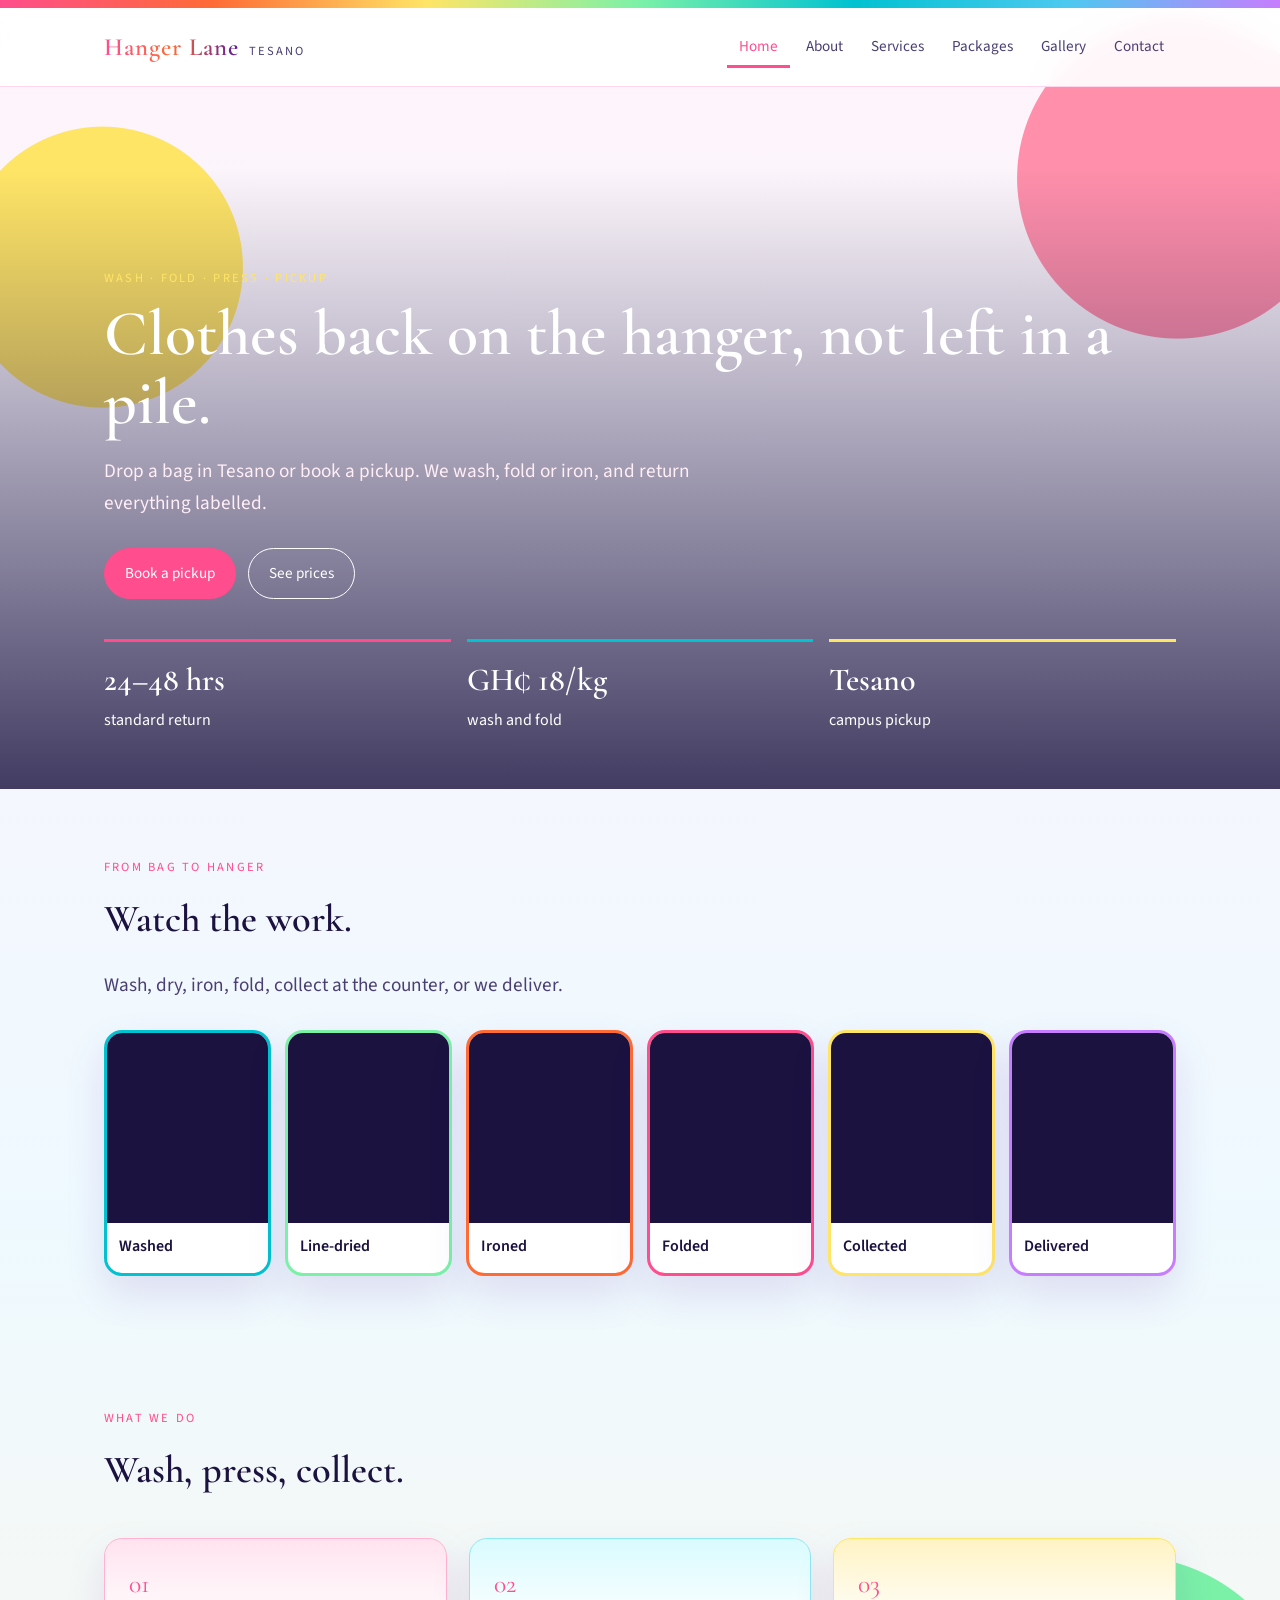
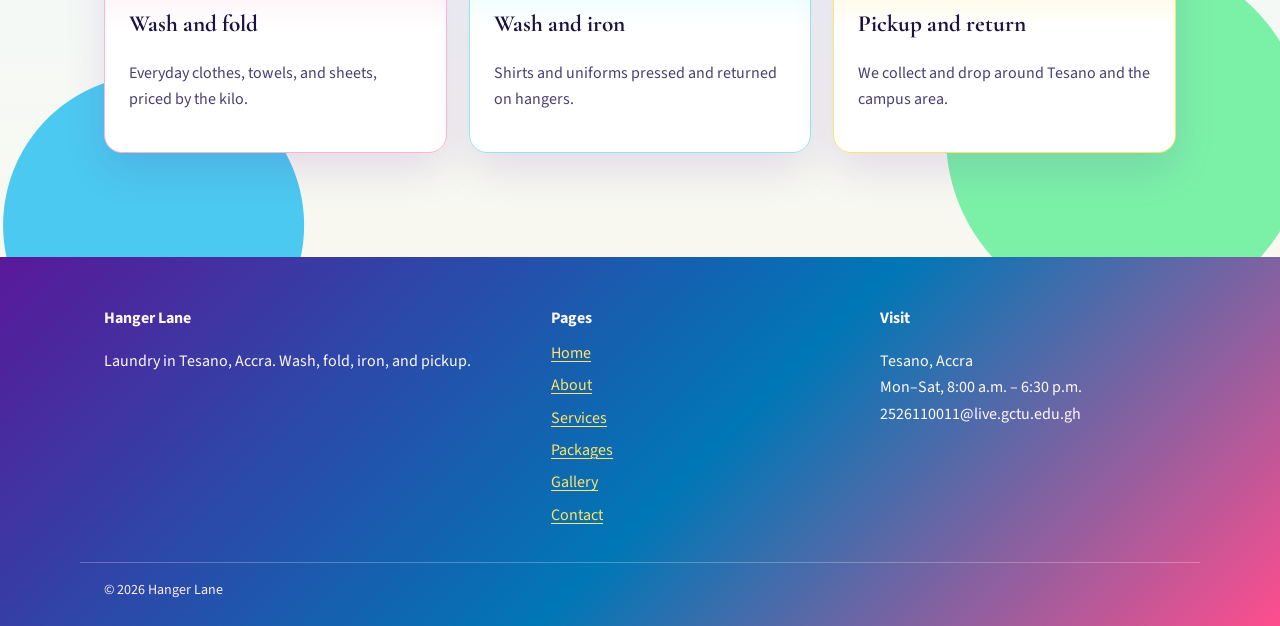
<file: index.html>
<!DOCTYPE html>
<html lang="en">
<head>
  <meta charset="UTF-8">
  <meta name="viewport" content="width=device-width, initial-scale=1.0">
  <title>Hanger Lane | Tesano Laundry</title>
  <meta name="description" content="Hanger Lane laundry in Tesano, Accra. Wash, fold, iron, and pickup.">
  <link rel="icon" href="images/favicon.svg" type="image/svg+xml">
  <link rel="preconnect" href="https://fonts.googleapis.com">
  <link rel="preconnect" href="https://fonts.gstatic.com" crossorigin>
  <link href="https://fonts.googleapis.com/css2?family=Cormorant+Garamond:wght@500;600;700&family=Source+Sans+3:wght@400;600&display=swap" rel="stylesheet">
  <link rel="stylesheet" href="css/style.css">
</head>
<body>
  <a class="skip-link" href="#main">Skip to content</a>
  <div class="rainbow-bar"></div>
  <header class="site-header">
    <div class="header-inner">
      <a class="brand" href="index.html">
        <span class="brand-mark">Hanger Lane</span>
        <span class="brand-sub">Tesano</span>
      </a>
      <button class="nav-toggle" type="button" aria-expanded="false" aria-controls="site-nav">Menu</button>
      <nav class="site-nav" id="site-nav" aria-label="Primary">
        <ul>
          <li><a class="active" href="index.html">Home</a></li>
          <li><a href="about.html">About</a></li>
          <li><a href="services.html">Services</a></li>
          <li><a href="packages.html">Packages</a></li>
          <li><a href="gallery.html">Gallery</a></li>
          <li><a href="contact.html">Contact</a></li>
        </ul>
      </nav>
    </div>
  </header>

  <main id="main">
    <section class="hero-video">
      <video autoplay muted loop playsinline poster="https://images.unsplash.com/photo-1610557892470-55d9e80c0bce?auto=format&amp;fit=crop&amp;w=1400&amp;q=80">
        <source src="videos/hero-wash.mp4?v=2" type="video/mp4">
      </video>
      <div class="overlay">
        <div class="wrap">
          <span class="kicker" style="color:#ffe566">Wash · Fold · Press · Pickup</span>
          <h1>Clothes back on the hanger, not left in a pile.</h1>
          <p class="lead">Drop a bag in Tesano or book a pickup. We wash, fold or iron, and return everything labelled.</p>
          <div class="btn-row">
            <a class="btn" href="contact.html">Book a pickup</a>
            <a class="btn btn-ghost" href="services.html" style="color:#fff;border-color:#fff">See prices</a>
          </div>
          <div class="stat-row">
            <div class="stat"><b>24–48 hrs</b> standard return</div>
            <div class="stat"><b>GH₵ 18/kg</b> wash and fold</div>
            <div class="stat"><b>Tesano</b> campus pickup</div>
          </div>
        </div>
      </div>
    </section>

    <section class="section">
      <div class="wrap">
        <span class="kicker">From bag to hanger</span>
        <h2>Watch the work.</h2>
        <p class="lead">Wash, dry, iron, fold, collect at the counter, or we deliver.</p>
        <div class="process-grid">
          <article class="process-card">
            <video autoplay muted loop playsinline>
              <source src="videos/wash.mp4" type="video/mp4">
            </video>
            <p>Washed</p>
          </article>
          <article class="process-card">
            <video autoplay muted loop playsinline>
              <source src="videos/dry.mp4" type="video/mp4">
            </video>
            <p>Line-dried</p>
          </article>
          <article class="process-card">
            <video autoplay muted loop playsinline>
              <source src="videos/iron.mp4" type="video/mp4">
            </video>
            <p>Ironed</p>
          </article>
          <article class="process-card">
            <video autoplay muted loop playsinline>
              <source src="videos/fold.mp4" type="video/mp4">
            </video>
            <p>Folded</p>
          </article>
          <article class="process-card">
            <video autoplay muted loop playsinline>
              <source src="videos/counter.mp4" type="video/mp4">
            </video>
            <p>Collected</p>
          </article>
          <article class="process-card">
            <video autoplay muted loop playsinline>
              <source src="videos/deliver.mp4" type="video/mp4">
            </video>
            <p>Delivered</p>
          </article>
        </div>
      </div>
    </section>

    <section class="section">
      <div class="wrap">
        <span class="kicker">What we do</span>
        <h2>Wash, press, collect.</h2>
        <div class="card-grid">
          <article class="card">
            <div class="card-num">01</div>
            <h3>Wash and fold</h3>
            <p class="muted">Everyday clothes, towels, and sheets, priced by the kilo.</p>
          </article>
          <article class="card">
            <div class="card-num">02</div>
            <h3>Wash and iron</h3>
            <p class="muted">Shirts and uniforms pressed and returned on hangers.</p>
          </article>
          <article class="card">
            <div class="card-num">03</div>
            <h3>Pickup and return</h3>
            <p class="muted">We collect and drop around Tesano and the campus area.</p>
          </article>
        </div>
      </div>
    </section>
  </main>

  <footer class="site-footer">
    <div class="wrap footer-grid">
      <div>
        <strong>Hanger Lane</strong>
        <p>Laundry in Tesano, Accra. Wash, fold, iron, and pickup.</p>
      </div>
      <div>
        <strong>Pages</strong>
        <ul class="footer-list">
          <li><a href="index.html">Home</a></li>
          <li><a href="about.html">About</a></li>
          <li><a href="services.html">Services</a></li>
          <li><a href="packages.html">Packages</a></li>
          <li><a href="gallery.html">Gallery</a></li>
          <li><a href="contact.html">Contact</a></li>
        </ul>
      </div>
      <div>
        <strong>Visit</strong>
        <p>Tesano, Accra<br>Mon–Sat, 8:00 a.m. – 6:30 p.m.<br>2526110011@live.gctu.edu.gh</p>
      </div>
    </div>
    <div class="wrap copyright">© <span id="year">2026</span> Hanger Lane</div>
  </footer>
  <script src="js/main.js"></script>
</body>
</html>
</file>
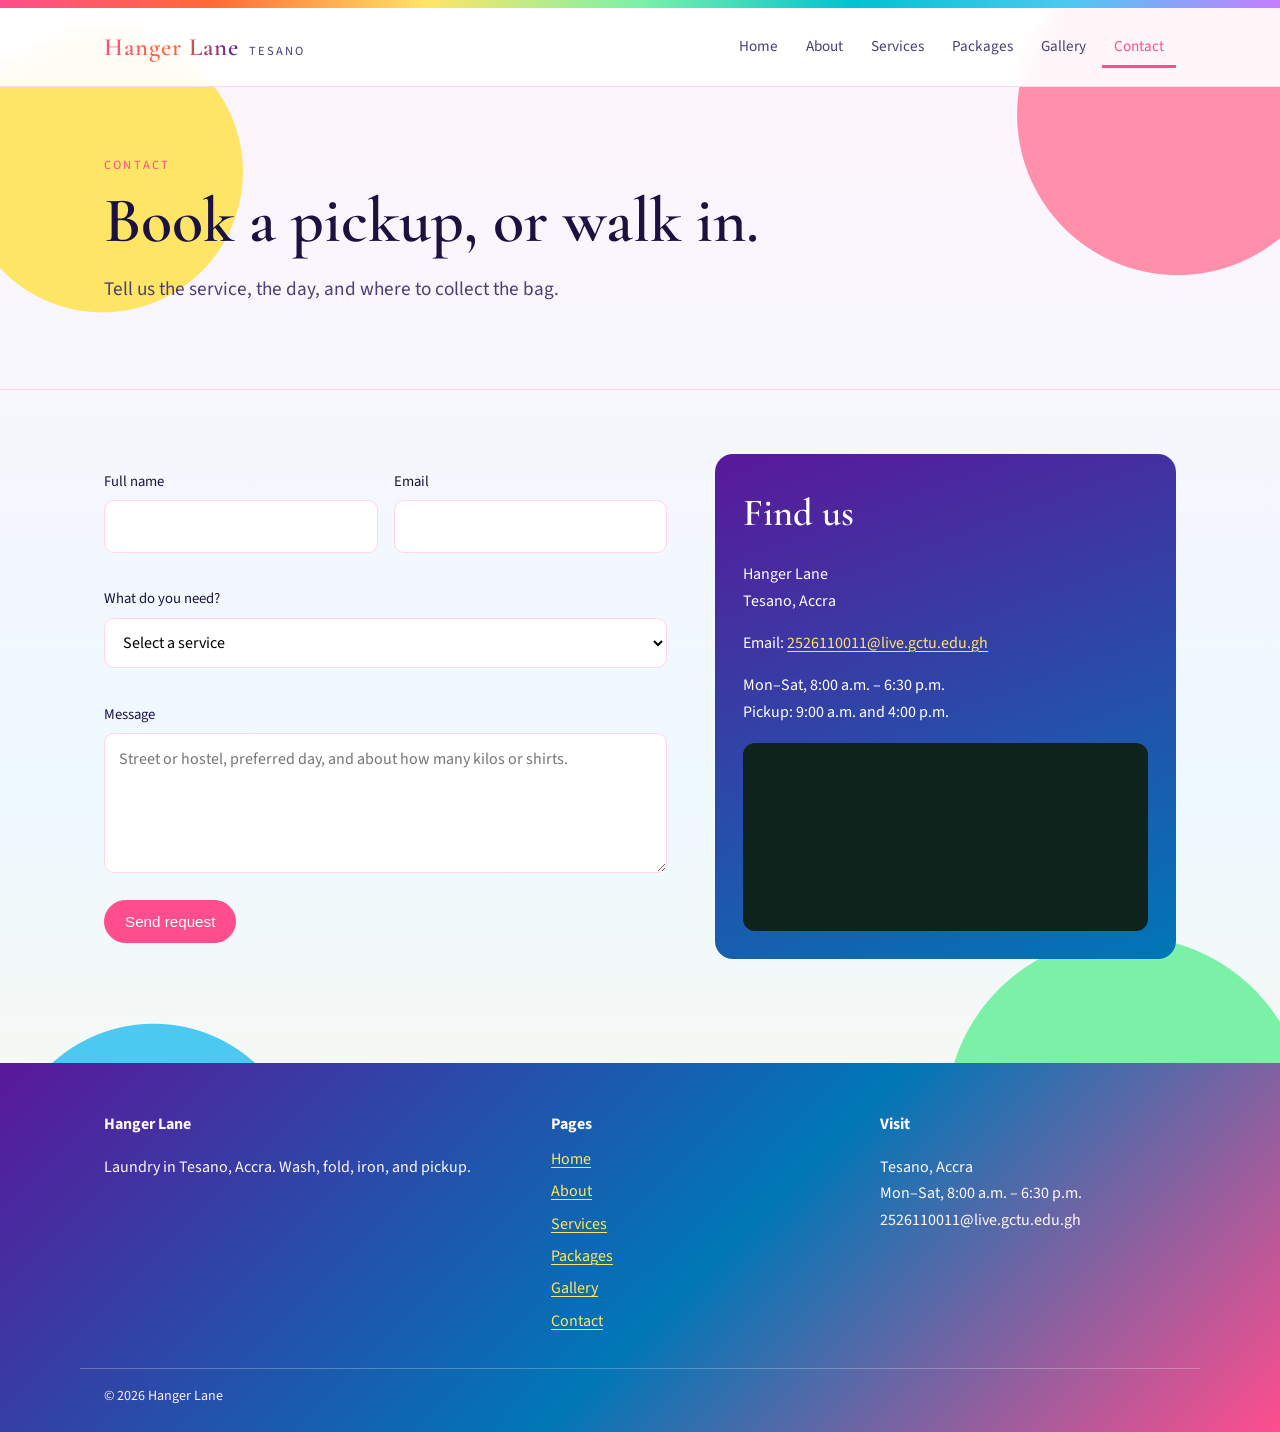
<file: contact.html>
<!DOCTYPE html>
<html lang="en">
<head>
  <meta charset="UTF-8">
  <meta name="viewport" content="width=device-width, initial-scale=1.0">
  <title>Contact | Hanger Lane</title>
  <meta name="description" content="Book a pickup at Hanger Lane laundry, Tesano, Accra.">
  <link rel="icon" href="images/favicon.svg" type="image/svg+xml">
  <link rel="preconnect" href="https://fonts.googleapis.com">
  <link rel="preconnect" href="https://fonts.gstatic.com" crossorigin>
  <link href="https://fonts.googleapis.com/css2?family=Cormorant+Garamond:wght@500;600;700&family=Source+Sans+3:wght@400;600&display=swap" rel="stylesheet">
  <link rel="stylesheet" href="css/style.css">
</head>
<body>
  <a class="skip-link" href="#main">Skip to content</a>
  <div class="rainbow-bar"></div>
  <header class="site-header">
    <div class="header-inner">
      <a class="brand" href="index.html">
        <span class="brand-mark">Hanger Lane</span>
        <span class="brand-sub">Tesano</span>
      </a>
      <button class="nav-toggle" type="button" aria-expanded="false" aria-controls="site-nav">Menu</button>
      <nav class="site-nav" id="site-nav" aria-label="Primary">
        <ul>
          <li><a href="index.html">Home</a></li>
          <li><a href="about.html">About</a></li>
          <li><a href="services.html">Services</a></li>
          <li><a href="packages.html">Packages</a></li>
          <li><a href="gallery.html">Gallery</a></li>
          <li><a class="active" href="contact.html">Contact</a></li>
        </ul>
      </nav>
    </div>
  </header>

  <main id="main">
    <section class="page-hero">
      <div class="wrap">
        <span class="kicker">Contact</span>
        <h1>Book a pickup, or walk in.</h1>
        <p class="lead">Tell us the service, the day, and where to collect the bag.</p>
      </div>
    </section>

    <section class="section">
      <div class="wrap split">
        <form id="contact-form" novalidate>
          <div class="form-grid">
            <div>
              <label for="name">Full name</label>
              <input id="name" name="name" type="text" autocomplete="name" required>
              <p class="error" id="name-error"></p>
            </div>
            <div>
              <label for="email">Email</label>
              <input id="email" name="email" type="email" autocomplete="email" required>
              <p class="error" id="email-error"></p>
            </div>
            <div class="full">
              <label for="subject">What do you need?</label>
              <select id="subject" name="subject" required>
                <option value="">Select a service</option>
                <option value="fold">Wash and fold</option>
                <option value="iron">Wash and iron</option>
                <option value="pickup">Pickup and return</option>
                <option value="student">Student weekly bag</option>
                <option value="family">Family Saturday run</option>
                <option value="shop">Salon or kitchen linen</option>
              </select>
              <p class="error" id="subject-error"></p>
            </div>
            <div class="full">
              <label for="message">Message</label>
              <textarea id="message" name="message" required placeholder="Street or hostel, preferred day, and about how many kilos or shirts."></textarea>
              <p class="error" id="message-error"></p>
            </div>
          </div>
          <button class="btn" type="submit">Send request</button>
          <p class="form-status" id="form-status" role="status"></p>
        </form>

        <aside class="contact-aside">
          <h2>Find us</h2>
          <p>Hanger Lane<br>Tesano, Accra</p>
          <p>Email: <a href="mailto:2526110011@live.gctu.edu.gh">2526110011@live.gctu.edu.gh</a></p>
          <p>Mon–Sat, 8:00 a.m. – 6:30 p.m.<br>Pickup: 9:00 a.m. and 4:00 p.m.</p>
          <div class="map-wrap">
            <iframe title="Map of Tesano, Accra" src="https://www.openstreetmap.org/export/embed.html?bbox=-0.246%2C5.585%2C-0.218%2C5.605&amp;layer=mapnik&amp;marker=5.595%2C-0.232"></iframe>
          </div>
        </aside>
      </div>
    </section>
  </main>

  <footer class="site-footer">
    <div class="wrap footer-grid">
      <div>
        <strong>Hanger Lane</strong>
        <p>Laundry in Tesano, Accra. Wash, fold, iron, and pickup.</p>
      </div>
      <div>
        <strong>Pages</strong>
        <ul class="footer-list">
          <li><a href="index.html">Home</a></li>
          <li><a href="about.html">About</a></li>
          <li><a href="services.html">Services</a></li>
          <li><a href="packages.html">Packages</a></li>
          <li><a href="gallery.html">Gallery</a></li>
          <li><a href="contact.html">Contact</a></li>
        </ul>
      </div>
      <div>
        <strong>Visit</strong>
        <p>Tesano, Accra<br>Mon–Sat, 8:00 a.m. – 6:30 p.m.<br>2526110011@live.gctu.edu.gh</p>
      </div>
    </div>
    <div class="wrap copyright">© <span id="year">2026</span> Hanger Lane</div>
  </footer>
  <script src="js/main.js"></script>
</body>
</html>
</file>
<file: css/style.css>
/* =========================================================
   Hanger Lane — CIIS 332 Web Application Development
   Hand-coded CSS. No framework. No WYSIWYG export.
   ========================================================= */

:root {
  --ink: #1b1240;
  --ink-soft: #4a3f73;
  --cream: #fff4fb;
  --paper: #ffffff;
  --line: #ffd6ec;
  --forest: #0077b6;
  --forest-deep: #5a189a;
  --gold: #ff6b35;
  --gold-soft: #ffe566;
  --pink: #ff4d8d;
  --aqua: #00c2d1;
  --lilac: #c77dff;
  --mint: #7bf1a8;
  --sky: #4cc9f0;
  --white: #ffffff;
  --danger: #d90429;
  --ok: #0a7c4a;
  --shadow: 0 18px 40px rgba(90, 24, 154, 0.12);
  --radius: 18px;
  --max: 1120px;
  --nav-h: 78px;
}

*,
*::before,
*::after {
  box-sizing: border-box;
}

html {
  scroll-behavior: smooth;
}

body {
  margin: 0;
  font-family: "Source Sans 3", "Segoe UI", sans-serif;
  color: var(--ink);
  background:
    radial-gradient(circle at 8% 12%, #ffe566 0 140px, transparent 141px),
    radial-gradient(circle at 92% 8%, #ff8fab 0 160px, transparent 161px),
    radial-gradient(circle at 88% 78%, #7bf1a8 0 180px, transparent 181px),
    radial-gradient(circle at 12% 82%, #4cc9f0 0 150px, transparent 151px),
    linear-gradient(180deg, #fff4fb, #eef9ff 55%, #fff8e7);
  line-height: 1.65;
  min-height: 100vh;
}

.rainbow-bar {
  height: 8px;
  background: linear-gradient(90deg, #ff4d8d, #ff6b35, #ffe566, #7bf1a8, #00c2d1, #4cc9f0, #c77dff);
}

img {
  max-width: 100%;
  display: block;
}

a {
  color: var(--forest);
  text-decoration-thickness: 1px;
  text-underline-offset: 3px;
}

a:hover {
  color: var(--gold);
}

h1,
h2,
h3,
.brand-mark,
.hero-kicker {
  font-family: "Cormorant Garamond", Georgia, serif;
}

.skip-link {
  position: absolute;
  left: -999px;
  top: 8px;
  background: var(--ink);
  color: var(--paper);
  padding: 8px 12px;
  z-index: 1000;
}

.skip-link:focus {
  left: 8px;
}

/* ---------- Header ---------- */
.site-header {
  position: sticky;
  top: 0;
  z-index: 50;
  background: rgba(255, 255, 255, 0.92);
  backdrop-filter: blur(10px);
  border-bottom: 1px solid var(--line);
}

.header-inner {
  max-width: var(--max);
  margin: 0 auto;
  min-height: var(--nav-h);
  padding: 0 24px;
  display: flex;
  align-items: center;
  justify-content: space-between;
  gap: 16px;
}

.brand {
  display: flex;
  align-items: baseline;
  gap: 10px;
  color: inherit;
  text-decoration: none;
}

.brand-mark {
  font-size: 1.55rem;
  font-weight: 600;
  letter-spacing: 0.04em;
  background: linear-gradient(90deg, #ff4d8d, #ff6b35, #5a189a);
  -webkit-background-clip: text;
  background-clip: text;
  color: transparent;
}

.brand-sub {
  font-size: 0.78rem;
  text-transform: uppercase;
  letter-spacing: 0.16em;
  color: var(--ink-soft);
}

.nav-toggle {
  display: none;
  background: transparent;
  border: 1px solid var(--line);
  border-radius: 999px;
  padding: 8px 14px;
  font: inherit;
  cursor: pointer;
}

.site-nav ul {
  list-style: none;
  display: flex;
  gap: 4px;
  margin: 0;
  padding: 0;
}

.site-nav a {
  display: block;
  padding: 8px 12px;
  text-decoration: none;
  color: var(--ink-soft);
  font-size: 0.95rem;
}

.site-nav a:hover,
.site-nav a.active {
  color: var(--ink);
}

.site-nav a.active {
  color: var(--pink);
  box-shadow: inset 0 -3px 0 var(--pink);
}

/* ---------- Layout ---------- */
.wrap {
  max-width: var(--max);
  margin: 0 auto;
  padding: 0 24px;
}

.page-hero,
.section {
  padding: 64px 0;
}

.page-hero {
  border-bottom: 1px solid var(--line);
}

.kicker {
  display: inline-block;
  font-size: 0.78rem;
  letter-spacing: 0.18em;
  text-transform: uppercase;
  color: var(--pink);
  margin-bottom: 10px;
}

h1 {
  font-size: clamp(2.2rem, 5vw, 4.1rem);
  line-height: 1.08;
  font-weight: 600;
  margin: 0 0 16px;
}

h2 {
  font-size: clamp(1.8rem, 3vw, 2.6rem);
  font-weight: 600;
  margin: 0 0 12px;
}

h3 {
  font-size: 1.45rem;
  margin: 0 0 8px;
}

.lead {
  font-size: 1.2rem;
  max-width: 42rem;
  color: var(--ink-soft);
}

.split {
  display: grid;
  grid-template-columns: 1.1fr 0.9fr;
  gap: 48px;
  align-items: center;
}

.media-frame {
  position: relative;
  border-radius: var(--radius);
  overflow: hidden;
  box-shadow: var(--shadow);
  background: var(--forest-deep);
  min-height: 280px;
}

.media-frame img {
  width: 100%;
  height: 100%;
  object-fit: cover;
  min-height: 320px;
}

.media-caption {
  position: absolute;
  left: 16px;
  bottom: 16px;
  background: rgba(255, 250, 243, 0.92);
  padding: 8px 12px;
  font-size: 0.85rem;
  border-radius: 8px;
}

/* ---------- Buttons ---------- */
.btn-row {
  display: flex;
  flex-wrap: wrap;
  gap: 12px;
  margin-top: 28px;
}

.btn {
  display: inline-block;
  border: 1px solid var(--pink);
  background: var(--pink);
  color: var(--white);
  padding: 12px 20px;
  border-radius: 999px;
  text-decoration: none;
  font-size: 0.95rem;
}

.btn:hover {
  background: var(--aqua);
  border-color: var(--aqua);
  color: var(--white);
}

.btn-ghost {
  background: transparent;
  color: var(--ink);
}

.btn-ghost:hover {
  background: var(--ink);
  color: var(--paper);
}

/* ---------- Cards ---------- */
.card-grid {
  display: grid;
  grid-template-columns: repeat(3, 1fr);
  gap: 22px;
  margin-top: 36px;
}

.card,
.project-card,
.price-card,
.gallery-card {
  background: var(--paper);
  border: 1px solid var(--line);
  border-radius: var(--radius);
  padding: 24px;
  box-shadow: var(--shadow);
}

.card-num {
  font-family: "Cormorant Garamond", Georgia, serif;
  color: var(--pink);
  font-size: 1.6rem;
}

.card-grid .card:nth-child(1) {
  background: linear-gradient(180deg, #ffe3ef, #ffffff 42%);
  border-color: #ffb3d0;
}

.card-grid .card:nth-child(2) {
  background: linear-gradient(180deg, #d9fbff, #ffffff 42%);
  border-color: #8ee8ef;
}

.card-grid .card:nth-child(3) {
  background: linear-gradient(180deg, #fff3c4, #ffffff 42%);
  border-color: #ffe566;
}

.muted {
  color: var(--ink-soft);
}

/* ---------- Projects ---------- */
.project-list {
  display: grid;
  gap: 28px;
}

.project-card {
  display: grid;
  grid-template-columns: 280px 1fr;
  gap: 24px;
  padding: 0;
  overflow: hidden;
}

.project-card img {
  width: 100%;
  height: 100%;
  object-fit: cover;
  min-height: 220px;
}

.project-body {
  padding: 24px 24px 24px 0;
}

.tag {
  display: inline-block;
  font-size: 0.75rem;
  letter-spacing: 0.08em;
  text-transform: uppercase;
  background: #ffe566;
  color: var(--ink);
  padding: 4px 8px;
  border-radius: 999px;
  margin-right: 6px;
}

/* ---------- Gallery ---------- */
.filters {
  display: flex;
  flex-wrap: wrap;
  gap: 8px;
  margin: 20px 0 28px;
}

.filter-btn {
  border: 1px solid var(--line);
  background: transparent;
  border-radius: 999px;
  padding: 8px 14px;
  font: inherit;
  cursor: pointer;
}

.filter-btn.active,
.filter-btn:hover {
  background: var(--pink);
  color: var(--white);
  border-color: var(--pink);
}

.gallery-grid {
  display: grid;
  grid-template-columns: repeat(3, 1fr);
  gap: 16px;
}

.gallery-card {
  padding: 0;
  overflow: hidden;
  cursor: pointer;
}

.gallery-card img {
  width: 100%;
  height: 220px;
  object-fit: cover;
}

.gallery-card figcaption {
  padding: 12px 14px 16px;
  font-size: 0.9rem;
}

.lightbox {
  position: fixed;
  inset: 0;
  background: rgba(26, 23, 20, 0.88);
  display: none;
  align-items: center;
  justify-content: center;
  z-index: 80;
  padding: 24px;
}

.lightbox.open {
  display: flex;
}

.lightbox img {
  max-width: min(920px, 92vw);
  max-height: 82vh;
  border-radius: 12px;
}

.lightbox-close {
  position: absolute;
  top: 18px;
  right: 18px;
  color: var(--paper);
  background: transparent;
  border: 1px solid var(--paper);
  border-radius: 999px;
  padding: 6px 12px;
  cursor: pointer;
}

/* ---------- Form ---------- */
.form-grid {
  display: grid;
  grid-template-columns: 1fr 1fr;
  gap: 16px;
}

.form-grid .full {
  grid-column: 1 / -1;
}

label {
  display: block;
  font-size: 0.92rem;
  margin-bottom: 6px;
}

input,
textarea,
select {
  width: 100%;
  font: inherit;
  padding: 12px 14px;
  border: 1px solid var(--line);
  border-radius: 10px;
  background: var(--white);
}

textarea {
  min-height: 140px;
  resize: vertical;
}

.error {
  color: var(--danger);
  font-size: 0.85rem;
  min-height: 1.1em;
  margin: 4px 0 0;
}

.form-status {
  margin-top: 14px;
  padding: 12px 14px;
  border-radius: 10px;
  display: none;
}

.form-status.ok {
  display: block;
  background: #e5efe9;
  color: var(--ok);
}

.form-status.bad {
  display: block;
  background: #f6e6e6;
  color: var(--danger);
}

.contact-aside {
  background: linear-gradient(160deg, #5a189a, #0077b6);
  color: var(--paper);
  border-radius: var(--radius);
  padding: 28px;
}

.contact-aside a {
  color: #ffe566;
}

.map-wrap {
  margin-top: 18px;
  border-radius: 12px;
  overflow: hidden;
  min-height: 180px;
  background: #0e231b;
}

.map-wrap iframe {
  width: 100%;
  height: 180px;
  border: 0;
}

/* ---------- Video ---------- */
.video-wrap {
  position: relative;
  padding-bottom: 56.25%;
  height: 0;
  overflow: hidden;
  border-radius: var(--radius);
  box-shadow: var(--shadow);
}

.video-wrap iframe {
  position: absolute;
  inset: 0;
  width: 100%;
  height: 100%;
  border: 0;
}

/* ---------- Footer ---------- */
.site-footer {
  background: linear-gradient(135deg, #5a189a, #0077b6 55%, #ff4d8d);
  color: #fff8fb;
  margin-top: 40px;
  padding: 48px 0 24px;
}

.footer-grid {
  display: grid;
  grid-template-columns: 1.4fr 1fr 1fr;
  gap: 32px;
}

.site-footer a {
  color: #ffe566;
}

.footer-list {
  list-style: none;
  padding: 0;
  margin: 8px 0 0;
}

.footer-list li {
  margin: 6px 0;
}

.copyright {
  border-top: 1px solid rgba(255, 255, 255, 0.25);
  margin-top: 28px;
  padding-top: 16px;
  font-size: 0.88rem;
  color: #ffeef6;
}

/* ---------- Home extras ---------- */
.stat-row {
  display: grid;
  grid-template-columns: repeat(3, 1fr);
  gap: 16px;
  margin-top: 40px;
}

.stat {
  border-top: 3px solid var(--pink);
  padding-top: 12px;
}

.stat:nth-child(2) {
  border-top-color: var(--aqua);
}

.stat:nth-child(3) {
  border-top-color: #ffe566;
}

.stat b {
  display: block;
  font-family: "Cormorant Garamond", Georgia, serif;
  font-size: 2rem;
  font-weight: 600;
}

.band {
  background: linear-gradient(120deg, #5a189a, #0077b6);
  color: var(--paper);
}

.band a.btn {
  background: #ffe566;
  border-color: #ffe566;
  color: var(--ink);
}

.price-list {
  display: grid;
  grid-template-columns: repeat(3, 1fr);
  gap: 22px;
  margin-top: 28px;
}

.price {
  font-family: "Cormorant Garamond", Georgia, serif;
  font-size: 2rem;
}

.list-plain {
  padding-left: 18px;
}

.timeline {
  display: grid;
  gap: 18px;
  margin-top: 20px;
}

.timeline article {
  display: grid;
  grid-template-columns: 140px 1fr;
  gap: 16px;
  padding-bottom: 12px;
  border-bottom: 1px solid var(--line);
}

.price-list .price-card:nth-child(1) {
  background: linear-gradient(180deg, #d9fbff, #ffffff 40%);
  border-color: #8ee8ef;
}

.price-list .price-card:nth-child(2) {
  background: linear-gradient(180deg, #ffe3ef, #ffffff 40%);
  border-color: #ffb3d0;
}

.price-list .price-card:nth-child(3) {
  background: linear-gradient(180deg, #e7d6ff, #ffffff 40%);
  border-color: #c77dff;
}

/* ---------- Homepage video ---------- */
.hero-video {
  position: relative;
  min-height: 78vh;
  display: grid;
  align-items: end;
  overflow: hidden;
  color: #fff;
}

.hero-video > video {
  position: absolute;
  inset: 0;
  width: 100%;
  height: 100%;
  object-fit: cover;
}

.hero-video .overlay {
  position: relative;
  z-index: 1;
  width: 100%;
  background: linear-gradient(transparent, rgba(27, 18, 64, 0.82));
  padding: 96px 0 56px;
}

.hero-video h1 {
  color: #fff;
}

.hero-video .lead {
  color: #ffeef6;
}

.hero-video .stat {
  color: #fff;
}

.process-grid {
  display: grid;
  grid-template-columns: repeat(3, 1fr);
  gap: 14px;
  margin-top: 28px;
}

@media (min-width: 1100px) {
  .process-grid {
    grid-template-columns: repeat(6, 1fr);
  }
}

.process-card {
  background: var(--white);
  border-radius: var(--radius);
  overflow: hidden;
  border: 3px solid #ffd6ec;
  box-shadow: var(--shadow);
}

.process-card:nth-child(1) { border-color: #00c2d1; }
.process-card:nth-child(2) { border-color: #7bf1a8; }
.process-card:nth-child(3) { border-color: #ff6b35; }
.process-card:nth-child(4) { border-color: #ff4d8d; }
.process-card:nth-child(5) { border-color: #ffe566; }
.process-card:nth-child(6) { border-color: #c77dff; }

.process-card video {
  width: 100%;
  height: 190px;
  object-fit: cover;
  display: block;
  background: #1b1240;
}

.process-card p {
  margin: 0;
  padding: 10px 12px 14px;
  font-weight: 600;
}

.media-frame video {
  width: 100%;
  height: 100%;
  min-height: 320px;
  object-fit: cover;
  display: block;
}

/* ---------- Responsive ---------- */
@media (max-width: 860px) {
  .nav-toggle {
    display: inline-block;
  }

  .site-nav {
    display: none;
    position: absolute;
    left: 0;
    right: 0;
    top: var(--nav-h);
    background: var(--paper);
    border-bottom: 1px solid var(--line);
    padding: 8px 16px 16px;
  }

  .site-nav.open {
    display: block;
  }

  .site-nav ul {
    flex-direction: column;
  }

  .split,
  .project-card,
  .timeline article,
  .footer-grid,
  .card-grid,
  .gallery-grid,
  .price-list,
  .stat-row,
  .form-grid,
  .process-grid {
    grid-template-columns: 1fr;
  }

  .project-body {
    padding: 0 20px 20px;
  }
}
</file>
